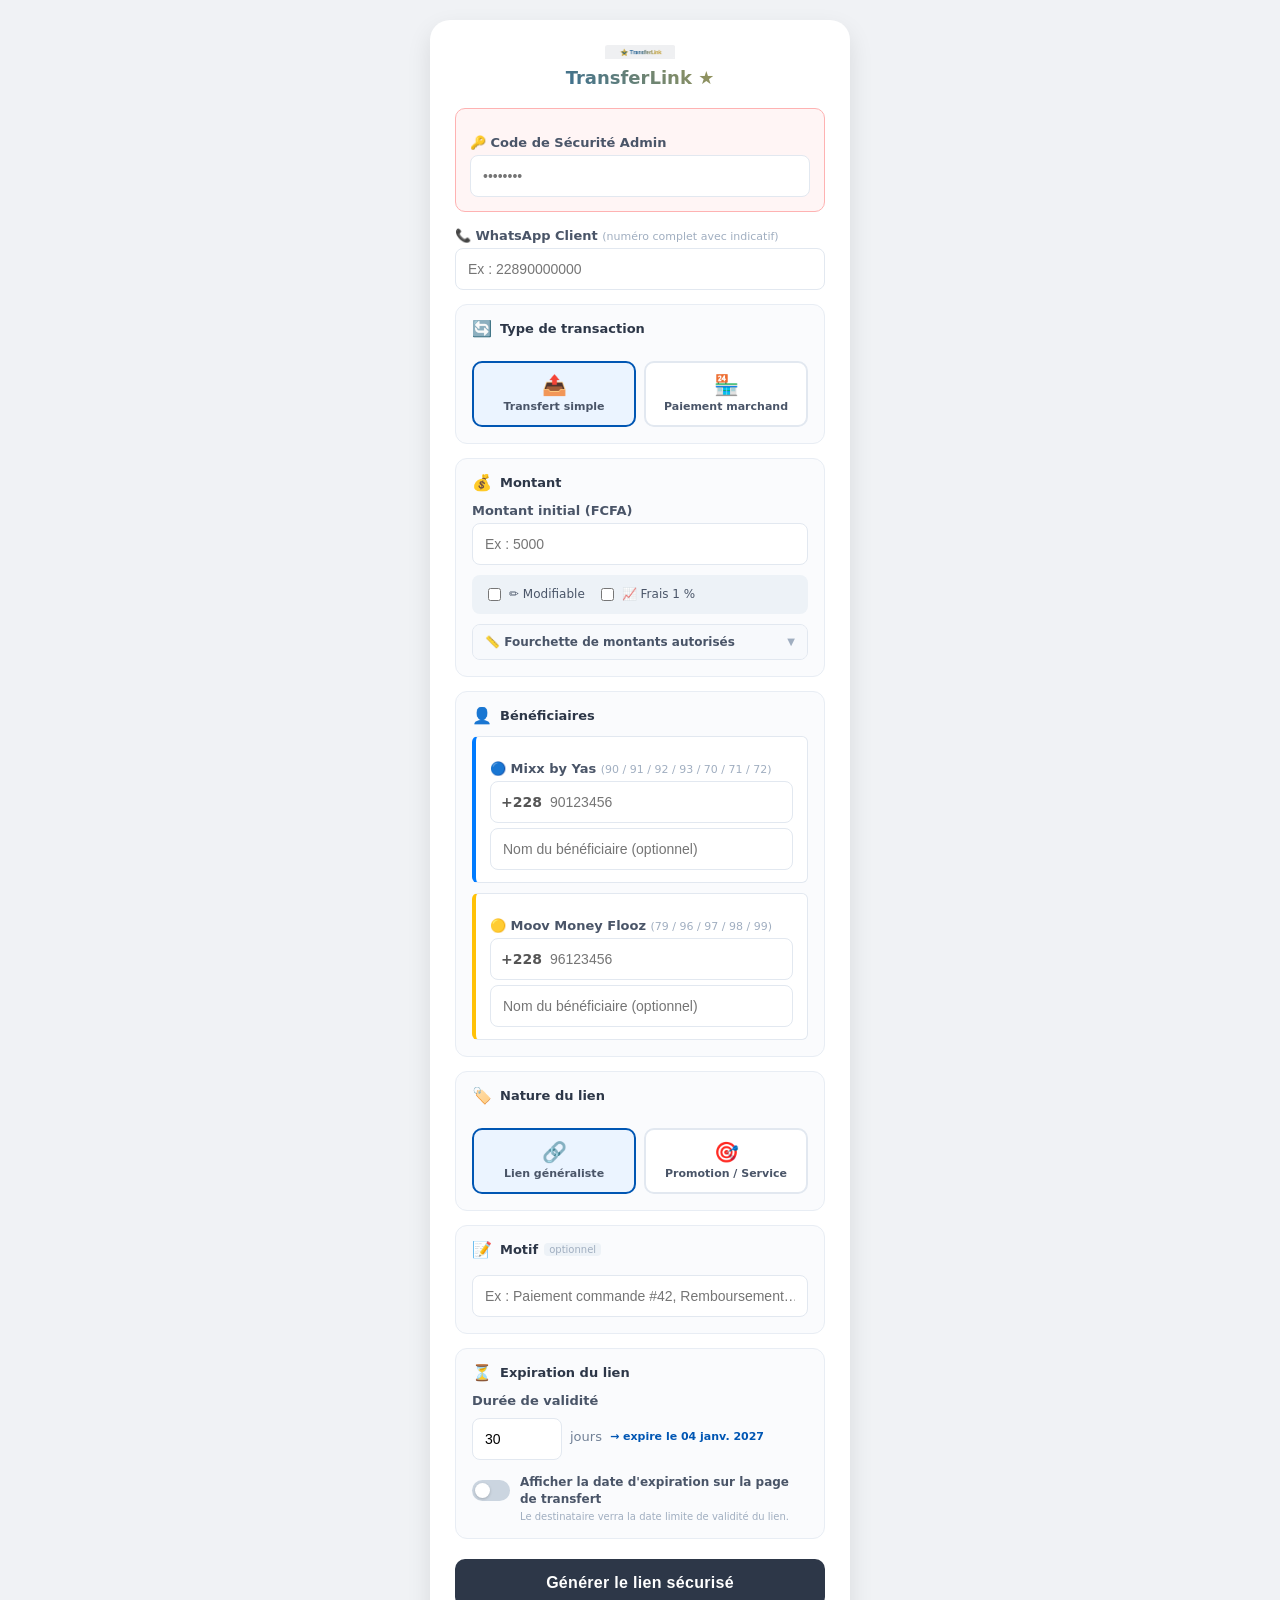
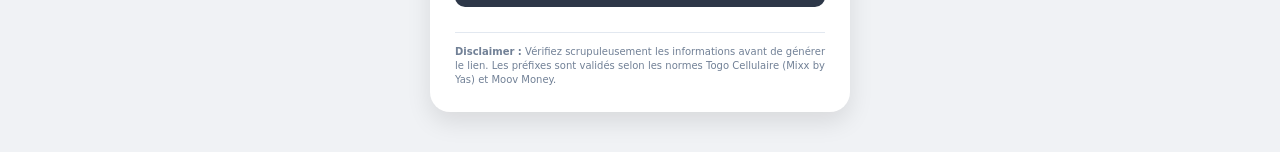
<file: index.html>
<!DOCTYPE html>
<html lang="fr">
<head>
  <meta charset="UTF-8">
  <meta name="viewport" content="width=device-width, initial-scale=1.0">
  <title>TransferLink — Admin</title>
  <link rel="preconnect" href="https://fonts.googleapis.com">
  <link href="https://fonts.googleapis.com/css2?family=DM+Sans:wght@400;500;600;700&family=Space+Mono:wght@400;700&display=swap" rel="stylesheet">
  <link rel="stylesheet" href="css/shared.css">
  <link rel="stylesheet" href="css/index.css">
</head>
<body>

<div class="card">

  <!-- Logo -->
  <div class="logo-container">
    <img src="/img/mtl.png" alt="Money TransferLink" class="logo-img">
    <span class="logo-text">TransferLink ★</span>
  </div>

  <!-- Auth -->
  <div class="auth-zone">
    <label for="adminPass">🔑 Code de Sécurité Admin</label>
    <input type="password" id="adminPass" placeholder="••••••••" autocomplete="current-password">
  </div>

  <!-- Client -->
  <label for="numClient">📞 WhatsApp Client <span class="label-hint">(numéro complet avec indicatif)</span></label>
  <input type="tel" id="numClient" placeholder="Ex : 22890000000" inputmode="numeric">

  <!-- SECTION 1 — Type de transaction -->
  <div class="config-section">
    <div class="section-header">
      <span class="section-icon">🔄</span>
      <span class="section-title">Type de transaction</span>
    </div>
    <div class="radio-group" id="transactionTypeGroup">
      <label class="radio-card active" id="rc-simple">
        <input type="radio" name="transactionType" value="transfert" checked>
        <span class="radio-icon">📤</span>
        <span class="radio-label">Transfert simple</span>
      </label>
      <label class="radio-card" id="rc-marchand">
        <input type="radio" name="transactionType" value="marchand">
        <span class="radio-icon">🏪</span>
        <span class="radio-label">Paiement marchand</span>
      </label>
    </div>
    <div class="marchand-zone" id="marchandZone" style="display:none;">
      <div class="marchand-notice">
        <span>ℹ️</span>
        <span>Les codes USSD marchand seront configurés dans cette zone.</span>
      </div>
    </div>
  </div>

  <!-- SECTION 2 — Montant -->
  <div class="config-section">
    <div class="section-header">
      <span class="section-icon">💰</span>
      <span class="section-title">Montant</span>
    </div>

    <label for="montant">Montant initial (FCFA)</label>
    <input type="number" id="montant" placeholder="Ex : 5000" min="100" max="505000">

    <div class="options-zone">
      <label>
        <input type="checkbox" id="allowEdit"> ✏️ Modifiable
      </label>
      <label>
        <input type="checkbox" id="addFrais"> 📈 Frais 1 %
      </label>
    </div>

    <!-- Fourchette de montants -->
    <div class="toggle-block">
      <div class="toggle-header" id="rangeToggleBtn">
        <span>📏 Fourchette de montants autorisés</span>
        <span class="toggle-arrow" id="rangeArrow">▼</span>
      </div>
      <div class="toggle-body" id="rangeBody" style="display:none;">
        <div class="range-row">
          <div class="range-field">
            <label for="minMontant">Min (FCFA)</label>
            <input type="number" id="minMontant" placeholder="100" min="100" max="505000">
          </div>
          <div class="range-sep">—</div>
          <div class="range-field">
            <label for="maxMontant">Max (FCFA)</label>
            <input type="number" id="maxMontant" placeholder="200000" min="100" max="505000">
          </div>
        </div>
        <p class="range-hint">Plage autorisée : 100 FCFA — 505 000 FCFA</p>
      </div>
    </div>
  </div>

  <!-- SECTION 3 — Bénéficiaires -->
  <div class="config-section">
    <div class="section-header">
      <span class="section-icon">👤</span>
      <span class="section-title">Bénéficiaires</span>
    </div>

    <div class="net-section tmoney">
      <label>🔵 Mixx by Yas <span class="label-hint">(90 / 91 / 92 / 93 / 70 / 71 / 72)</span></label>
      <div class="phone-input">
        <span class="prefix">+228</span>
        <input type="tel" id="n1" placeholder="90123456" inputmode="numeric" maxlength="8">
      </div>
      <span class="error-hint" id="hint-n1"></span>
      <input type="text" id="id1" placeholder="Nom du bénéficiaire (optionnel)">
    </div>

    <div class="net-section flooz">
      <label>🟡 Moov Money Flooz <span class="label-hint">(79 / 96 / 97 / 98 / 99)</span></label>
      <div class="phone-input">
        <span class="prefix">+228</span>
        <input type="tel" id="n2" placeholder="96123456" inputmode="numeric" maxlength="8">
      </div>
      <span class="error-hint" id="hint-n2"></span>
      <input type="text" id="id2" placeholder="Nom du bénéficiaire (optionnel)">
    </div>
  </div>

  <!-- SECTION 4 — Nature du lien -->
  <div class="config-section">
    <div class="section-header">
      <span class="section-icon">🏷️</span>
      <span class="section-title">Nature du lien</span>
    </div>
    <div class="radio-group" id="linkNatureGroup">
      <label class="radio-card active" id="rc-general">
        <input type="radio" name="linkNature" value="general" checked>
        <span class="radio-icon">🔗</span>
        <span class="radio-label">Lien généraliste</span>
      </label>
      <label class="radio-card" id="rc-promo">
        <input type="radio" name="linkNature" value="promo">
        <span class="radio-icon">🎯</span>
        <span class="radio-label">Promotion / Service</span>
      </label>
    </div>
    <div id="promoDetailsZone" style="display:none; margin-top:12px;">
      <label for="promoLabel">Nom du produit / service</label>
      <input type="text" id="promoLabel" placeholder="Ex : Offre Ramadan, Pack Internet 10Go…">
      <label for="promoDescription">Description courte <span class="label-hint">(optionnel)</span></label>
      <input type="text" id="promoDescription" placeholder="Ex : Valable jusqu'au 30 avril 2025">
    </div>
  </div>

  <!-- SECTION 5 — Motif du transfert -->
  <div class="config-section">
    <div class="section-header">
      <span class="section-icon">📝</span>
      <span class="section-title">Motif <span class="optional-badge">optionnel</span></span>
    </div>
    <input type="text" id="motive" placeholder="Ex : Paiement commande #42, Remboursement…">
  </div>

  <!-- SECTION 6 — Expiration du lien -->
  <div class="config-section">
    <div class="section-header">
      <span class="section-icon">⏳</span>
      <span class="section-title">Expiration du lien</span>
    </div>

    <label for="expiryDays">Durée de validité</label>
    <div class="expiry-input-row">
      <input type="number" id="expiryDays" value="30" min="1" max="365" placeholder="30">
      <span class="expiry-unit">jours</span>
      <span class="expiry-preview" id="expiryPreview"></span>
    </div>

    <div class="switch-row">
      <label class="switch-label">
        <input type="checkbox" id="showExpiry" class="switch-input">
        <span class="switch-track"></span>
        <span class="switch-text">Afficher la date d'expiration sur la page de transfert</span>
      </label>
      <p class="switch-hint">Le destinataire verra la date limite de validité du lien.</p>
    </div>
  </div>

  <!-- Bouton -->
  <button class="btn-generate" id="btn-generer">Générer le lien sécurisé</button>

  <!-- Résultat -->
  <div id="result">
    <p id="resume"></p>
    <div id="waArea"></div>
  </div>

  <div class="disclaimer">
    <b>Disclaimer :</b> Vérifiez scrupuleusement les informations avant de générer le lien.
    Les préfixes sont validés selon les normes Togo Cellulaire (Mixx by Yas) et Moov Money.
  </div>

</div>

<script src="js/shared.js"></script>
<script src="js/index.js"></script>
</body>
</html>
</file>
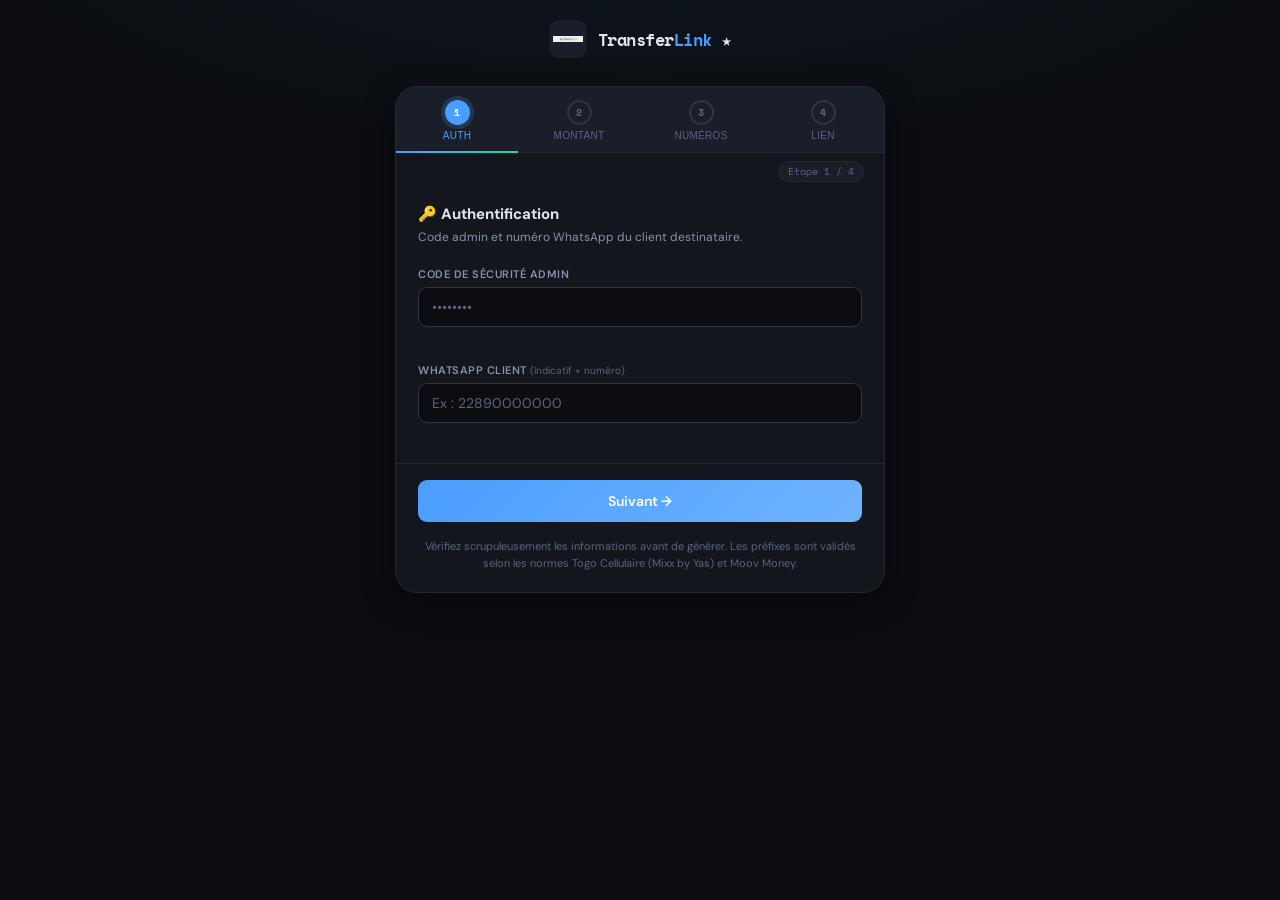
<file: index-4.html>
<!DOCTYPE html>
<html lang="fr">
<head>
  <meta charset="UTF-8">
  <meta name="viewport" content="width=device-width, initial-scale=1.0">
  <title>TransferLink — Admin</title>
  <link rel="preconnect" href="https://fonts.googleapis.com">
  <link href="https://fonts.googleapis.com/css2?family=DM+Sans:ital,opsz,wght@0,9..40,400;0,9..40,500;0,9..40,600;0,9..40,700;1,9..40,400&family=Space+Mono:wght@400;700&display=swap" rel="stylesheet">
<style>
/* ─── RESET & BASE ─────────────────────────────── */
*, *::before, *::after { box-sizing: border-box; margin: 0; padding: 0; }

:root {
  --bg:        #0b0d11;
  --surface:   #13161d;
  --surface2:  #1a1e28;
  --border:    #232736;
  --border2:   #2e3348;
  --text:      #e2e5ef;
  --muted:     #5c6480;
  --muted2:    #8892b0;
  --accent:    #4a9eff;
  --accent-dim:#1a3d6e;
  --green:     #1fd6a0;
  --green-dim: #0a3325;
  --warn:      #f0a340;
  --warn-dim:  #3a2610;
  --danger:    #ef5050;
  --mixx:      #2979ff;
  --mixx-bg:   #0d1f4a;
  --flooz:     #f5a623;
  --flooz-bg:  #3a2400;
  --r:         14px;
  --r-sm:      9px;
  --shadow:    0 8px 32px rgba(0,0,0,.45);
}

html { font-size: 15px; }

body {
  font-family: 'DM Sans', sans-serif;
  background: var(--bg);
  color: var(--text);
  min-height: 100vh;
  display: flex;
  flex-direction: column;
  align-items: center;
  padding: 20px 14px 60px;
  background-image:
    radial-gradient(ellipse 80% 40% at 50% -10%, rgba(74,158,255,.07) 0%, transparent 70%);
}

/* ─── HEADER ───────────────────────────────────── */
.header {
  display: flex;
  align-items: center;
  gap: 11px;
  margin-bottom: 28px;
  animation: fadeDown .5s ease both;
}
.logo-img {
  width: 38px; height: 38px;
  border-radius: 10px;
  object-fit: contain;
  background: var(--surface2);
  padding: 4px;
}
.logo-text {
  font-family: 'Space Mono', monospace;
  font-size: 17px;
  font-weight: 700;
  letter-spacing: -.5px;
}
.logo-text em { color: var(--accent); font-style: normal; }

/* ─── CARD ─────────────────────────────────────── */
.card {
  width: 100%;
  max-width: 490px;
  background: var(--surface);
  border: 1px solid var(--border);
  border-radius: 22px;
  box-shadow: var(--shadow);
  overflow: hidden;
  animation: fadeUp .45s ease both .05s;
}

/* ─── STEPPER HEADER ───────────────────────────── */
.stepper {
  display: flex;
  border-bottom: 1px solid var(--border);
  position: relative;
  background: var(--surface2);
}
.stepper::after {
  content: '';
  position: absolute;
  bottom: -1px; left: 0;
  height: 2px;
  background: linear-gradient(90deg, var(--accent), var(--green));
  width: var(--prog, 25%);
  transition: width .4s cubic-bezier(.4,0,.2,1);
}
.s-btn {
  flex: 1;
  padding: 13px 4px 11px;
  background: none;
  border: none;
  cursor: default;
  display: flex;
  flex-direction: column;
  align-items: center;
  gap: 5px;
  transition: background .15s;
}
.s-btn.clickable { cursor: pointer; }
.s-btn.clickable:hover { background: rgba(255,255,255,.03); }
.s-dot {
  width: 25px; height: 25px;
  border-radius: 50%;
  border: 2px solid var(--border2);
  display: flex; align-items: center; justify-content: center;
  font-family: 'Space Mono', monospace;
  font-size: 10px;
  font-weight: 700;
  color: var(--muted);
  transition: all .3s;
}
.s-btn.active .s-dot {
  border-color: var(--accent);
  background: var(--accent);
  color: #fff;
  box-shadow: 0 0 0 4px rgba(74,158,255,.18);
}
.s-btn.done .s-dot {
  border-color: var(--green);
  background: var(--green);
  color: #0b0d11;
}
.s-label {
  font-size: 10px;
  color: var(--muted);
  font-weight: 500;
  letter-spacing: .3px;
  text-transform: uppercase;
}
.s-btn.active .s-label { color: var(--accent); }
.s-btn.done  .s-label { color: var(--green); }

/* ─── STEP COUNTER PILL ────────────────────────── */
.step-pill {
  display: flex;
  align-items: center;
  justify-content: flex-end;
  padding: 8px 20px 0;
}
.step-pill span {
  font-family: 'Space Mono', monospace;
  font-size: 10px;
  color: var(--muted);
  background: var(--surface2);
  border: 1px solid var(--border);
  padding: 2px 9px;
  border-radius: 99px;
}

/* ─── PANELS ───────────────────────────────────── */
.panel {
  display: none;
  padding: 22px 22px 4px;
  animation: fadeIn .28s ease both;
}
.panel.active { display: block; }

.panel-title {
  font-size: 15px;
  font-weight: 700;
  margin-bottom: 4px;
  display: flex;
  align-items: center;
  gap: 7px;
}
.panel-sub {
  font-size: 12px;
  color: var(--muted2);
  margin-bottom: 20px;
  line-height: 1.55;
}

/* ─── FORM ELEMENTS ────────────────────────────── */
.field { margin-bottom: 16px; }
label, .field-label {
  display: block;
  font-size: 11px;
  font-weight: 600;
  color: var(--muted2);
  margin-bottom: 6px;
  text-transform: uppercase;
  letter-spacing: .5px;
}
.label-hint {
  font-size: 10px;
  color: var(--muted);
  font-weight: 400;
  text-transform: none;
  letter-spacing: 0;
}

input[type=text],
input[type=password],
input[type=number],
input[type=tel],
select {
  width: 100%;
  background: var(--bg);
  border: 1px solid var(--border2);
  border-radius: var(--r-sm);
  color: var(--text);
  font-family: 'DM Sans', sans-serif;
  font-size: 14px;
  padding: 10px 13px;
  outline: none;
  transition: border-color .2s, box-shadow .2s;
  -webkit-appearance: none;
}
input:focus, select:focus {
  border-color: var(--accent);
  box-shadow: 0 0 0 3px rgba(74,158,255,.12);
}
input.error {
  border-color: var(--danger);
  box-shadow: 0 0 0 3px rgba(239,80,80,.12);
}
input::placeholder { color: var(--muted); }

.error-hint {
  display: block;
  font-size: 11px;
  color: var(--danger);
  margin-top: 4px;
  min-height: 16px;
}

/* ─── PHONE INPUT ──────────────────────────────── */
.phone-wrap {
  display: flex;
  gap: 7px;
  align-items: center;
}
.prefix {
  background: var(--surface2);
  border: 1px solid var(--border2);
  border-radius: var(--r-sm);
  padding: 10px 11px;
  font-size: 12px;
  font-family: 'Space Mono', monospace;
  color: var(--muted2);
  white-space: nowrap;
  flex-shrink: 0;
}
.phone-wrap input { flex: 1; }

/* ─── RADIO CARDS ──────────────────────────────── */
.radio-cards {
  display: flex;
  gap: 9px;
  margin-bottom: 16px;
}
.radio-card { flex: 1; cursor: pointer; }
.radio-card input { display: none; }
.radio-face {
  display: flex;
  flex-direction: column;
  align-items: center;
  gap: 6px;
  padding: 13px 8px;
  background: var(--bg);
  border: 1.5px solid var(--border2);
  border-radius: var(--r-sm);
  font-size: 12px;
  font-weight: 500;
  text-align: center;
  color: var(--muted2);
  transition: all .2s;
}
.radio-face .icon { font-size: 19px; }
.radio-card input:checked + .radio-face {
  border-color: var(--accent);
  background: var(--accent-dim);
  color: var(--accent);
}

/* ─── OPERATOR ROWS ────────────────────────────── */
.op-row {
  border: 1px solid var(--border2);
  border-radius: var(--r);
  overflow: hidden;
  margin-bottom: 12px;
}
.op-head {
  display: flex;
  align-items: center;
  gap: 10px;
  padding: 11px 13px;
  background: var(--surface2);
}
.op-badge {
  width: 30px; height: 30px;
  border-radius: 8px;
  display: flex; align-items: center; justify-content: center;
  font-size: 13px;
  flex-shrink: 0;
}
.op-badge.mixx { background: var(--mixx-bg); }
.op-badge.flooz { background: var(--flooz-bg); }
.op-name { font-size: 12px; font-weight: 600; }
.op-hint { font-size: 10px; color: var(--muted); }
.op-body { padding: 10px 13px 13px; background: var(--bg); display: flex; flex-direction: column; gap: 8px; }

/* ─── CHECKBOXES ───────────────────────────────── */
.check-row {
  display: flex;
  gap: 10px;
  flex-wrap: wrap;
  margin-bottom: 14px;
}
.check-pill {
  display: flex;
  align-items: center;
  gap: 7px;
  background: var(--bg);
  border: 1px solid var(--border2);
  border-radius: 99px;
  padding: 7px 14px;
  cursor: pointer;
  font-size: 12px;
  font-weight: 500;
  color: var(--muted2);
  transition: all .2s;
  user-select: none;
}
.check-pill input { display: none; }
.check-pill.on {
  border-color: var(--green);
  background: var(--green-dim);
  color: var(--green);
}

/* ─── COLLAPSIBLE ──────────────────────────────── */
.collapsible {
  border: 1px solid var(--border2);
  border-radius: var(--r-sm);
  overflow: hidden;
  margin-bottom: 16px;
}
.collapsible-head {
  display: flex;
  align-items: center;
  justify-content: space-between;
  padding: 10px 13px;
  background: var(--surface2);
  cursor: pointer;
  font-size: 12px;
  font-weight: 600;
  color: var(--muted2);
  user-select: none;
}
.collapsible-head:hover { background: var(--border); }
.caret { transition: transform .25s; font-style: normal; font-size: 10px; }
.caret.open { transform: rotate(180deg); }
.collapsible-body {
  display: none;
  padding: 12px 13px;
  background: var(--bg);
}
.collapsible-body.open { display: block; }
.range-row { display: flex; gap: 8px; align-items: center; }
.range-row input { flex: 1; }
.range-sep { color: var(--muted); font-size: 13px; }
.range-hint { font-size: 11px; color: var(--muted); margin-top: 8px; text-align: center; }

/* ─── FEES DISPLAY ─────────────────────────────── */
.fees-row {
  display: none;
  background: var(--surface2);
  border: 1px solid var(--border2);
  border-radius: var(--r-sm);
  padding: 11px 14px;
  margin-top: -6px;
  margin-bottom: 14px;
  gap: 0;
}
.fees-row.show { display: flex; justify-content: space-between; }
.fee-item { text-align: center; }
.fee-label { font-size: 10px; color: var(--muted); text-transform: uppercase; letter-spacing: .4px; }
.fee-val {
  font-family: 'Space Mono', monospace;
  font-size: 13px;
  font-weight: 700;
  margin-top: 2px;
}
.fee-val.warn  { color: var(--warn); }
.fee-val.green { color: var(--green); }

/* ─── EXPIRY ROW ───────────────────────────────── */
.expiry-row {
  display: flex;
  gap: 8px;
  align-items: center;
  margin-bottom: 14px;
}
.expiry-row input { width: 90px; flex-shrink: 0; }
.expiry-unit { font-size: 12px; color: var(--muted2); }
.expiry-preview {
  font-size: 11px;
  color: var(--accent);
  font-family: 'Space Mono', monospace;
  margin-left: auto;
}

/* ─── TOGGLE SWITCH ────────────────────────────── */
.switch-row { display: flex; flex-direction: column; gap: 5px; margin-bottom: 16px; }
.switch-label {
  display: flex;
  align-items: center;
  gap: 10px;
  cursor: pointer;
  font-size: 12px;
  font-weight: 500;
  color: var(--text);
  text-transform: none;
  letter-spacing: 0;
  margin-bottom: 0;
}
.switch-input { display: none; }
.switch-track {
  width: 38px; height: 21px;
  background: var(--border2);
  border-radius: 99px;
  position: relative;
  flex-shrink: 0;
  transition: background .2s;
}
.switch-track::after {
  content: '';
  position: absolute;
  top: 3px; left: 3px;
  width: 15px; height: 15px;
  background: white;
  border-radius: 50%;
  transition: transform .2s;
}
.switch-input:checked + .switch-track { background: var(--green); }
.switch-input:checked + .switch-track::after { transform: translateX(17px); }
.switch-hint { font-size: 11px; color: var(--muted); line-height: 1.5; margin-left: 48px; text-transform: none; letter-spacing: 0; }

/* ─── MARCHAND NOTICE ──────────────────────────── */
.marchand-notice {
  display: flex;
  gap: 8px;
  background: var(--warn-dim);
  border: 1px solid rgba(240,163,64,.2);
  border-radius: var(--r-sm);
  padding: 10px 13px;
  font-size: 12px;
  color: var(--warn);
  line-height: 1.5;
  margin-top: 10px;
}

/* ─── ACTIONS BAR ──────────────────────────────── */
.actions {
  display: flex;
  gap: 9px;
  padding: 16px 22px;
  border-top: 1px solid var(--border);
}
.btn {
  flex: 1;
  padding: 12px;
  border-radius: var(--r-sm);
  font-family: 'DM Sans', sans-serif;
  font-size: 14px;
  font-weight: 600;
  border: none;
  cursor: pointer;
  transition: all .2s;
  display: flex;
  align-items: center;
  justify-content: center;
  gap: 7px;
}
.btn:disabled { opacity: .45; cursor: not-allowed; transform: none !important; }
.btn-back {
  background: var(--surface2);
  border: 1px solid var(--border2);
  color: var(--muted2);
  flex: 0 0 auto;
  padding: 12px 18px;
}
.btn-back:hover:not(:disabled) { border-color: var(--text); color: var(--text); }
.btn-next {
  background: linear-gradient(135deg, var(--accent) 0%, #6fb3ff 100%);
  color: #fff;
}
.btn-next:hover:not(:disabled) { opacity: .88; transform: translateY(-1px); }
.btn-generate {
  background: linear-gradient(135deg, var(--green) 0%, #15c490 100%);
  color: #0b0d11;
  font-weight: 700;
}
.btn-generate:hover:not(:disabled) { opacity: .88; transform: translateY(-1px); }
.btn-generate.loading { pointer-events: none; }
.spinner {
  width: 15px; height: 15px;
  border: 2px solid rgba(0,0,0,.2);
  border-top-color: #0b0d11;
  border-radius: 50%;
  animation: spin .7s linear infinite;
}

/* ─── RESULT BOX ───────────────────────────────── */
.result-box {
  display: none;
  margin: 0 22px 18px;
  padding: 16px;
  background: rgba(31,214,160,.06);
  border: 1px solid rgba(31,214,160,.3);
  border-radius: var(--r);
  animation: fadeIn .3s ease;
}
.result-box.show { display: block; }
.result-title {
  font-size: 12px;
  font-weight: 700;
  color: var(--green);
  text-transform: uppercase;
  letter-spacing: .5px;
  margin-bottom: 10px;
}
.result-link {
  font-family: 'Space Mono', monospace;
  font-size: 12px;
  color: var(--text);
  word-break: break-all;
  background: var(--bg);
  padding: 10px;
  border-radius: var(--r-sm);
  border: 1px solid var(--border2);
  margin-bottom: 10px;
  line-height: 1.5;
}
.result-actions { display: flex; gap: 8px; }
.btn-copy, .btn-wa {
  flex: 1;
  padding: 9px;
  border: none;
  border-radius: var(--r-sm);
  font-family: 'DM Sans', sans-serif;
  font-size: 12px;
  font-weight: 600;
  cursor: pointer;
  transition: all .2s;
}
.btn-copy { background: var(--surface2); border: 1px solid var(--border2); color: var(--text); }
.btn-copy:hover { border-color: var(--accent); color: var(--accent); }
.btn-wa { background: #25d366; color: #fff; }
.btn-wa:hover { opacity: .85; }

/* ─── DISCLAIMER ───────────────────────────────── */
.disclaimer {
  font-size: 11px;
  color: var(--muted);
  text-align: center;
  padding: 0 22px 20px;
  line-height: 1.55;
}

/* ─── ANIMATIONS ───────────────────────────────── */
@keyframes fadeDown  { from { opacity:0; transform:translateY(-10px); } to { opacity:1; transform:none; } }
@keyframes fadeUp    { from { opacity:0; transform:translateY(12px);  } to { opacity:1; transform:none; } }
@keyframes fadeIn    { from { opacity:0; transform:translateY(6px);   } to { opacity:1; transform:none; } }
@keyframes spin      { to   { transform: rotate(360deg); } }
</style>
</head>
<body>

<!-- HEADER -->
<div class="header">
  <img src="/img/mtl.png" alt="TransferLink" class="logo-img" onerror="this.style.display='none'">
  <div class="logo-text">Transfer<em>Link</em> ★</div>
</div>

<!-- CARD -->
<div class="card">

  <!-- STEPPER -->
  <div class="stepper" id="stepper" style="--prog:25%">
    <button class="s-btn active" data-step="1">
      <div class="s-dot">1</div>
      <span class="s-label">Auth</span>
    </button>
    <button class="s-btn" data-step="2">
      <div class="s-dot">2</div>
      <span class="s-label">Montant</span>
    </button>
    <button class="s-btn" data-step="3">
      <div class="s-dot">3</div>
      <span class="s-label">Numéros</span>
    </button>
    <button class="s-btn" data-step="4">
      <div class="s-dot">4</div>
      <span class="s-label">Lien</span>
    </button>
  </div>

  <div class="step-pill"><span id="stepLabel">Étape 1 / 4</span></div>

  <!-- ═══════════ PANEL 1 — AUTH + CLIENT ═══════════ -->
  <div class="panel active" id="panel1">
    <div class="panel-title">🔑 Authentification</div>
    <div class="panel-sub">Code admin et numéro WhatsApp du client destinataire.</div>

    <div class="field">
      <label for="adminPass">Code de sécurité admin</label>
      <input type="password" id="adminPass" placeholder="••••••••" autocomplete="current-password">
      <span class="error-hint" id="hint-pass"></span>
    </div>

    <div class="field">
      <label for="numClient">WhatsApp Client <span class="label-hint">(indicatif + numéro)</span></label>
      <input type="tel" id="numClient" placeholder="Ex : 22890000000" inputmode="numeric">
      <span class="error-hint" id="hint-client"></span>
    </div>
  </div>

  <!-- ═══════════ PANEL 2 — MONTANT ═══════════ -->
  <div class="panel" id="panel2">
    <div class="panel-title">💰 Transaction & Montant</div>
    <div class="panel-sub">Configurez le type, le montant et les options de paiement.</div>

    <div class="field-label">Type de transaction</div>
    <div class="radio-cards" id="txTypeGroup">
      <label class="radio-card">
        <input type="radio" name="txType" value="transfert" checked>
        <div class="radio-face"><span class="icon">📤</span>Transfert simple</div>
      </label>
      <label class="radio-card">
        <input type="radio" name="txType" value="marchand">
        <div class="radio-face"><span class="icon">🏪</span>Paiement marchand</div>
      </label>
    </div>
    <div id="marchandZone" style="display:none">
      <div class="marchand-notice">
        <span>ℹ️</span>
        <span>Les codes USSD marchand seront configurés dans cette zone.</span>
      </div>
      <br>
    </div>

    <div class="field">
      <label for="montant">Montant initial (FCFA)</label>
      <input type="number" id="montant" placeholder="Ex : 5 000" min="100" max="505000" inputmode="numeric">
      <span class="error-hint" id="hint-montant"></span>
    </div>

    <div class="fees-row" id="feesRow">
      <div class="fee-item"><div class="fee-label">Montant</div><div class="fee-val" id="fBase">—</div></div>
      <div class="fee-item"><div class="fee-label">Frais 1%</div><div class="fee-val warn" id="fFees">—</div></div>
      <div class="fee-item"><div class="fee-label">Total</div><div class="fee-val green" id="fTotal">—</div></div>
    </div>

    <div class="check-row">
      <label class="check-pill" id="pill-edit">
        <input type="checkbox" id="allowEdit"> ✏️ Montant modifiable
      </label>
      <label class="check-pill" id="pill-frais">
        <input type="checkbox" id="addFrais"> 📈 Ajouter frais 1%
      </label>
    </div>

    <div class="collapsible" id="rangeBlock">
      <div class="collapsible-head" id="rangeToggle">
        <span>📏 Fourchette de montants autorisés</span>
        <i class="caret" id="rangeCaret">▼</i>
      </div>
      <div class="collapsible-body" id="rangeBody">
        <div class="range-row">
          <input type="number" id="minMontant" placeholder="Min (100)" min="100" max="505000">
          <span class="range-sep">—</span>
          <input type="number" id="maxMontant" placeholder="Max (505 000)" min="100" max="505000">
        </div>
        <p class="range-hint">Plage autorisée : 100 FCFA — 505 000 FCFA</p>
      </div>
    </div>
  </div>

  <!-- ═══════════ PANEL 3 — BÉNÉFICIAIRES ═══════════ -->
  <div class="panel" id="panel3">
    <div class="panel-title">👤 Bénéficiaires</div>
    <div class="panel-sub">Au moins un numéro requis. Préfixes validés selon les normes Togo.</div>

    <!-- Mixx by Yas -->
    <div class="op-row">
      <div class="op-head">
        <div class="op-badge mixx">🔵</div>
        <div>
          <div class="op-name" style="color:var(--mixx)">Mixx by Yas</div>
          <div class="op-hint">Préfixes : 90 · 91 · 92 · 93 · 70 · 71 · 72</div>
        </div>
      </div>
      <div class="op-body">
        <div class="phone-wrap">
          <span class="prefix">+228</span>
          <input type="tel" id="n1" placeholder="90123456" inputmode="numeric" maxlength="8">
        </div>
        <span class="error-hint" id="hint-n1"></span>
        <input type="text" id="id1" placeholder="Nom du bénéficiaire (optionnel)">
      </div>
    </div>

    <!-- Moov Flooz -->
    <div class="op-row">
      <div class="op-head">
        <div class="op-badge flooz">🟡</div>
        <div>
          <div class="op-name" style="color:var(--flooz)">Moov Money Flooz</div>
          <div class="op-hint">Préfixes : 79 · 96 · 97 · 98 · 99</div>
        </div>
      </div>
      <div class="op-body">
        <div class="phone-wrap">
          <span class="prefix">+228</span>
          <input type="tel" id="n2" placeholder="96123456" inputmode="numeric" maxlength="8">
        </div>
        <span class="error-hint" id="hint-n2"></span>
        <input type="text" id="id2" placeholder="Nom du bénéficiaire (optionnel)">
      </div>
    </div>
  </div>

  <!-- ═══════════ PANEL 4 — LIEN ═══════════ -->
  <div class="panel" id="panel4">
    <div class="panel-title">🏷️ Configuration du lien</div>
    <div class="panel-sub">Nature, motif et durée de validité.</div>

    <div class="field-label">Nature du lien</div>
    <div class="radio-cards" id="linkNatureGroup">
      <label class="radio-card">
        <input type="radio" name="linkNature" value="general" checked>
        <div class="radio-face"><span class="icon">🔗</span>Lien généraliste</div>
      </label>
      <label class="radio-card">
        <input type="radio" name="linkNature" value="promo">
        <div class="radio-face"><span class="icon">🎯</span>Promotion / Service</div>
      </label>
    </div>

    <div id="promoZone" style="display:none">
      <div class="field">
        <label for="promoLabel">Nom du produit / service</label>
        <input type="text" id="promoLabel" placeholder="Ex : Offre Ramadan, Pack Internet 10Go…">
      </div>
      <div class="field">
        <label for="promoDescription">Description courte <span class="label-hint">(optionnel)</span></label>
        <input type="text" id="promoDescription" placeholder="Ex : Valable jusqu'au 30 avril 2025">
      </div>
    </div>

    <div class="field">
      <label for="motive">Motif du transfert <span class="label-hint">(optionnel)</span></label>
      <input type="text" id="motive" placeholder="Ex : Paiement commande #42…">
    </div>

    <div class="field">
      <label for="expiryDays">Durée de validité</label>
      <div class="expiry-row">
        <input type="number" id="expiryDays" value="30" min="1" max="365" inputmode="numeric">
        <span class="expiry-unit">jours</span>
        <span class="expiry-preview" id="expiryPreview"></span>
      </div>
    </div>

    <div class="switch-row">
      <label class="switch-label">
        <input type="checkbox" id="showExpiry" class="switch-input">
        <span class="switch-track"></span>
        <span class="switch-text">Afficher la date d'expiration sur la page de transfert</span>
      </label>
      <p class="switch-hint">Le destinataire verra la date limite de validité du lien.</p>
    </div>
  </div>

  <!-- RESULT -->
  <div class="result-box" id="resultBox">
    <div class="result-title">✅ Lien généré avec succès</div>
    <div class="result-link" id="generatedLink">—</div>
    <div class="result-actions">
      <button class="btn-copy" id="btnCopy" onclick="copyLink()">📋 Copier</button>
      <button class="btn-wa" id="btnWa" onclick="sendWa()">💬 Envoyer WhatsApp</button>
    </div>
  </div>

  <!-- ACTIONS -->
  <div class="actions">
    <button class="btn btn-back" id="btnBack">← Retour</button>
    <button class="btn btn-next" id="btnNext">Suivant →</button>
    <button class="btn btn-generate" id="btnGenerate" style="display:none">⚡ Générer le lien</button>
  </div>

  <p class="disclaimer">
    Vérifiez scrupuleusement les informations avant de générer.
    Les préfixes sont validés selon les normes Togo Cellulaire (Mixx by Yas) et Moov Money.
  </p>

</div>

<script>
/* ══════════════════════════════════════
   CONFIG
══════════════════════════════════════ */
const MIXX_PREFIXES  = ['90','91','92','93','70','71','72'];
const FLOOZ_PREFIXES = ['79','96','97','98','99'];
const MAX_AMOUNT     = 505000;
const MIN_AMOUNT     = 100;

let current = 1;
const TOTAL  = 4;
let generatedUrl = '';

/* ══════════════════════════════════════
   STEPPER RENDER
══════════════════════════════════════ */
function renderStepper() {
  document.querySelectorAll('.s-btn').forEach((btn, i) => {
    const n = i + 1;
    btn.classList.remove('active','done','clickable');
    if (n === current) btn.classList.add('active');
    else if (n < current) { btn.classList.add('done','clickable'); }
  });
  document.getElementById('stepper').style.setProperty('--prog', (current / TOTAL * 100) + '%');
  document.getElementById('stepLabel').textContent = `Étape ${current} / ${TOTAL}`;

  document.querySelectorAll('.panel').forEach((p,i) => p.classList.toggle('active', i+1 === current));

  const back = document.getElementById('btnBack');
  const next = document.getElementById('btnNext');
  const gen  = document.getElementById('btnGenerate');
  back.style.display = current > 1 ? 'flex' : 'none';
  next.style.display = current < TOTAL ? 'flex' : 'none';
  gen.style.display  = current === TOTAL ? 'flex' : 'none';

  // Hide result when navigating away from step 4
  if (current !== TOTAL) document.getElementById('resultBox').classList.remove('show');

  // Update expiry preview when landing on step 4
  if (current === TOTAL) updateExpiryPreview();
}

/* ══════════════════════════════════════
   STEPPER CLICK-BACK
══════════════════════════════════════ */
document.querySelectorAll('.s-btn').forEach(btn => {
  btn.addEventListener('click', () => {
    const n = parseInt(btn.dataset.step);
    if (n < current) { current = n; renderStepper(); }
  });
});

/* ══════════════════════════════════════
   VALIDATION PER STEP
══════════════════════════════════════ */
function clearError(id, hintId) {
  document.getElementById(id)?.classList.remove('error');
  if (hintId) { const h = document.getElementById(hintId); if(h) h.textContent = ''; }
}
function setError(id, hintId, msg) {
  document.getElementById(id)?.classList.add('error');
  if (hintId) { const h = document.getElementById(hintId); if(h) h.textContent = msg; }
}

function validateStep1() {
  let ok = true;
  clearError('adminPass','hint-pass');
  clearError('numClient','hint-client');

  const pass = document.getElementById('adminPass').value.trim();
  if (!pass) { setError('adminPass','hint-pass','Code requis.'); ok = false; }

  const client = document.getElementById('numClient').value.trim();
  if (client && !/^\d{10,15}$/.test(client)) {
    setError('numClient','hint-client','Format invalide. Ex : 22890000000');
    ok = false;
  }
  return ok;
}

function validateStep2() {
  let ok = true;
  clearError('montant','hint-montant');
  const v = parseFloat(document.getElementById('montant').value);
  if (!v || isNaN(v)) {
    setError('montant','hint-montant','Saisissez un montant.');
    ok = false;
  } else if (v < MIN_AMOUNT || v > MAX_AMOUNT) {
    setError('montant','hint-montant',`Montant entre ${MIN_AMOUNT.toLocaleString('fr')} et ${MAX_AMOUNT.toLocaleString('fr')} FCFA.`);
    ok = false;
  }
  return ok;
}

function validateStep3() {
  let ok = true;
  clearError('n1','hint-n1');
  clearError('n2','hint-n2');

  const n1 = document.getElementById('n1').value.trim();
  const n2 = document.getElementById('n2').value.trim();

  if (!n1 && !n2) {
    setError('n1','hint-n1','Au moins un numéro requis.');
    ok = false;
    return ok;
  }

  if (n1) {
    if (n1.length !== 8 || !/^\d+$/.test(n1)) {
      setError('n1','hint-n1','8 chiffres requis.'); ok = false;
    } else if (!MIXX_PREFIXES.includes(n1.slice(0,2))) {
      setError('n1','hint-n1',`Préfixe invalide. Attendus : ${MIXX_PREFIXES.join(', ')}.`); ok = false;
    }
  }
  if (n2) {
    if (n2.length !== 8 || !/^\d+$/.test(n2)) {
      setError('n2','hint-n2','8 chiffres requis.'); ok = false;
    } else if (!FLOOZ_PREFIXES.includes(n2.slice(0,2))) {
      setError('n2','hint-n2',`Préfixe invalide. Attendus : ${FLOOZ_PREFIXES.join(', ')}.`); ok = false;
    }
  }
  return ok;
}

function validateByStep(n) {
  if (n === 1) return validateStep1();
  if (n === 2) return validateStep2();
  if (n === 3) return validateStep3();
  return true;
}

/* ══════════════════════════════════════
   NAV BUTTONS
══════════════════════════════════════ */
document.getElementById('btnNext').addEventListener('click', () => {
  if (!validateByStep(current)) return;
  if (current < TOTAL) { current++; renderStepper(); window.scrollTo({top:0,behavior:'smooth'}); }
});
document.getElementById('btnBack').addEventListener('click', () => {
  if (current > 1) { current--; renderStepper(); window.scrollTo({top:0,behavior:'smooth'}); }
});

/* ══════════════════════════════════════
   FEES LIVE CALC
══════════════════════════════════════ */
function updateFees() {
  const v    = parseFloat(document.getElementById('montant').value) || 0;
  const show = document.getElementById('addFrais').checked && v > 0;
  const row  = document.getElementById('feesRow');
  if (show) {
    const fees  = Math.round(v * 0.01);
    const total = v + fees;
    document.getElementById('fBase').textContent  = v.toLocaleString('fr') + ' FCFA';
    document.getElementById('fFees').textContent  = fees.toLocaleString('fr') + ' FCFA';
    document.getElementById('fTotal').textContent = total.toLocaleString('fr') + ' FCFA';
    row.classList.add('show');
  } else {
    row.classList.remove('show');
  }
}
document.getElementById('montant').addEventListener('input', updateFees);
document.getElementById('addFrais').addEventListener('change', updateFees);

/* ══════════════════════════════════════
   CHECK PILLS TOGGLE
══════════════════════════════════════ */
['pill-edit','pill-frais'].forEach(id => {
  const pill = document.getElementById(id);
  const cb   = pill.querySelector('input');
  cb.addEventListener('change', () => {
    pill.classList.toggle('on', cb.checked);
    if (id === 'pill-frais') updateFees();
  });
});

/* ══════════════════════════════════════
   COLLAPSIBLE RANGE
══════════════════════════════════════ */
document.getElementById('rangeToggle').addEventListener('click', () => {
  const body  = document.getElementById('rangeBody');
  const caret = document.getElementById('rangeCaret');
  const open  = body.classList.toggle('open');
  caret.classList.toggle('open', open);
});

/* ══════════════════════════════════════
   TX TYPE
══════════════════════════════════════ */
document.querySelectorAll('input[name="txType"]').forEach(r => {
  r.addEventListener('change', () => {
    document.getElementById('marchandZone').style.display = r.value === 'marchand' && r.checked ? 'block' : 'none';
  });
});

/* ══════════════════════════════════════
   LINK NATURE
══════════════════════════════════════ */
document.querySelectorAll('input[name="linkNature"]').forEach(r => {
  r.addEventListener('change', () => {
    document.getElementById('promoZone').style.display = r.value === 'promo' && r.checked ? 'block' : 'none';
  });
});

/* ══════════════════════════════════════
   EXPIRY PREVIEW
══════════════════════════════════════ */
function updateExpiryPreview() {
  const days = parseInt(document.getElementById('expiryDays').value) || 0;
  const el   = document.getElementById('expiryPreview');
  if (days > 0) {
    const d = new Date();
    d.setDate(d.getDate() + days);
    el.textContent = '→ ' + d.toLocaleDateString('fr-TG', {day:'2-digit',month:'short',year:'numeric'});
  } else {
    el.textContent = '';
  }
}
document.getElementById('expiryDays').addEventListener('input', updateExpiryPreview);

/* ══════════════════════════════════════
   GENERATE
══════════════════════════════════════ */
document.getElementById('btnGenerate').addEventListener('click', generateLink);

async function generateLink() {
  const btn = document.getElementById('btnGenerate');

  // Collect payload (mirrors your existing index.js structure)
  const montant    = parseFloat(document.getElementById('montant').value);
  const addFrais   = document.getElementById('addFrais').checked;
  const allowEdit  = document.getElementById('allowEdit').checked;
  const n1         = document.getElementById('n1').value.trim();
  const n2         = document.getElementById('n2').value.trim();
  const txType     = document.querySelector('input[name="txType"]:checked').value;
  const linkNature = document.querySelector('input[name="linkNature"]:checked').value;
  const motive     = document.getElementById('motive').value.trim();
  const expiryDays = parseInt(document.getElementById('expiryDays').value) || 30;
  const showExpiry = document.getElementById('showExpiry').checked;
  const numClient  = document.getElementById('numClient').value.trim();
  const adminPass  = document.getElementById('adminPass').value.trim();
  const promoLabel = document.getElementById('promoLabel').value.trim();
  const promoDesc  = document.getElementById('promoDescription').value.trim();
  const minM       = document.getElementById('minMontant').value;
  const maxM       = document.getElementById('maxMontant').value;

  const payload = {
    adminPass,
    numClient,
    txType,
    montant,
    addFrais,
    allowEdit,
    minMontant: minM ? parseInt(minM) : null,
    maxMontant: maxM ? parseInt(maxM) : null,
    beneficiaires: {
      mixx:  n1 ? { numero: n1, nom: document.getElementById('id1').value.trim() } : null,
      flooz: n2 ? { numero: n2, nom: document.getElementById('id2').value.trim() } : null,
    },
    linkNature,
    promoLabel:  linkNature === 'promo' ? promoLabel : '',
    promoDesc:   linkNature === 'promo' ? promoDesc  : '',
    motive,
    expiryDays,
    showExpiry,
  };

  // Loading state
  btn.disabled = true;
  btn.innerHTML = '<div class="spinner"></div> Génération…';

  try {
    const res  = await fetch('/api/generate', {
      method: 'POST',
      headers: { 'Content-Type': 'application/json' },
      body: JSON.stringify(payload),
    });
    const data = await res.json();

    if (!res.ok || data.error) throw new Error(data.error || 'Erreur serveur');

    generatedUrl = data.url || data.link || '';
    document.getElementById('generatedLink').textContent = generatedUrl;
    document.getElementById('resultBox').classList.add('show');
    document.getElementById('resultBox').scrollIntoView({ behavior: 'smooth', block: 'nearest' });

  } catch (err) {
    alert('❌ ' + err.message);
  } finally {
    btn.disabled = false;
    btn.innerHTML = '⚡ Générer le lien';
  }
}

/* ══════════════════════════════════════
   COPY & WHATSAPP
══════════════════════════════════════ */
function copyLink() {
  if (!generatedUrl) return;
  navigator.clipboard.writeText(generatedUrl).catch(() => {
    const ta = document.createElement('textarea');
    ta.value = generatedUrl;
    document.body.appendChild(ta);
    ta.select(); document.execCommand('copy');
    document.body.removeChild(ta);
  });
  const btn = document.getElementById('btnCopy');
  btn.textContent = '✅ Copié !';
  setTimeout(() => btn.textContent = '📋 Copier', 2200);
}

function sendWa() {
  if (!generatedUrl) return;
  const client = document.getElementById('numClient').value.trim();
  const msg    = encodeURIComponent(`Voici votre lien de paiement TransferLink :\n${generatedUrl}`);
  const num    = client.replace(/\D/g,'');
  window.open(`https://wa.me/${num || ''}?text=${msg}`, '_blank');
}

/* ══════════════════════════════════════
   INIT
══════════════════════════════════════ */
renderStepper();
updateExpiryPreview();
</script>
</body>
</html>
</file>
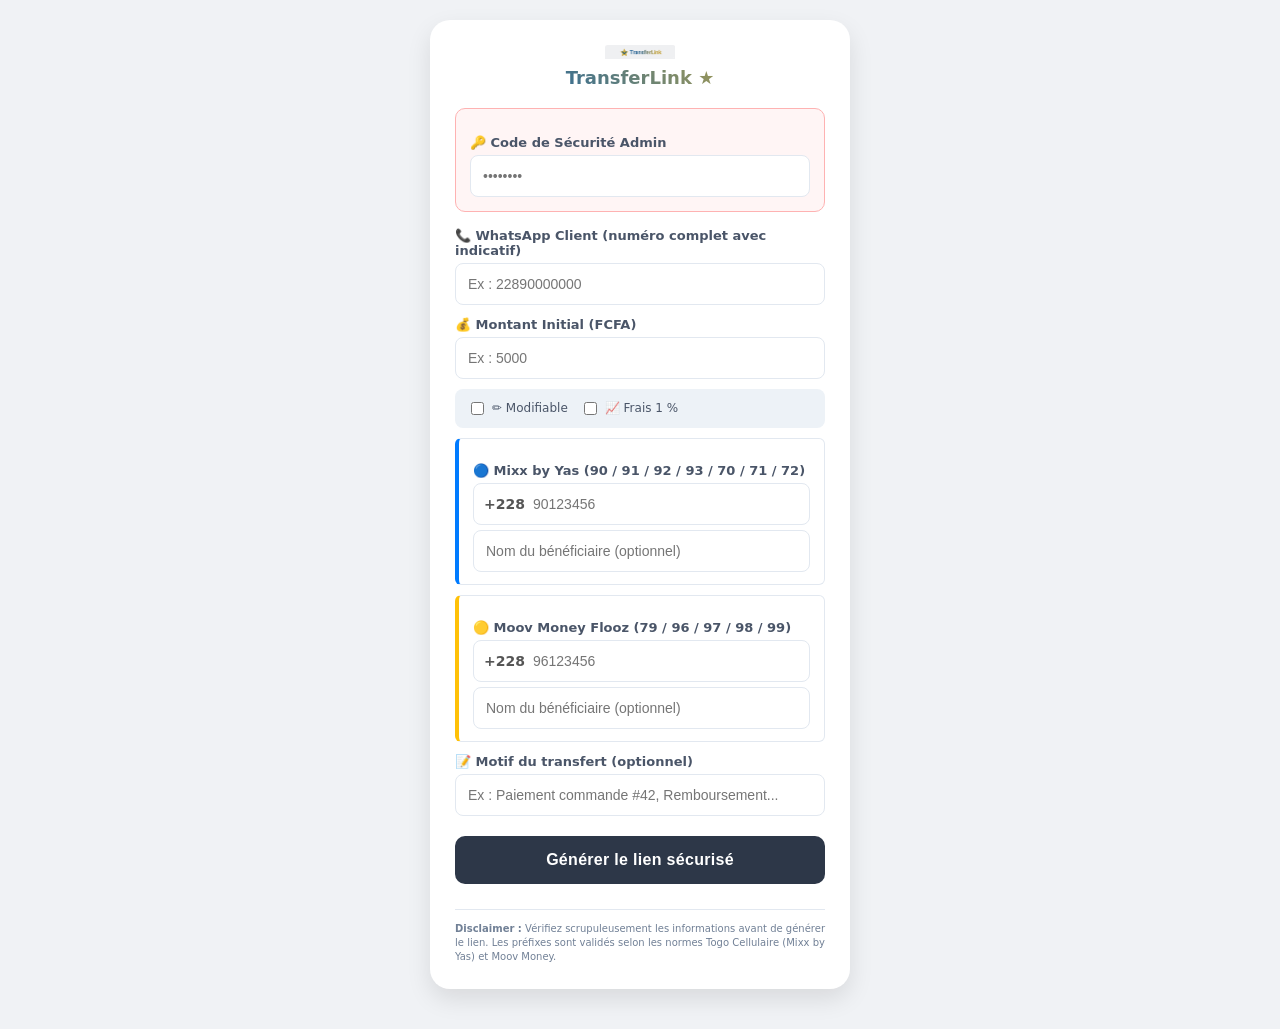
<file: indexo.html>
<!DOCTYPE html>
<html lang="fr">
<head>
  <meta charset="UTF-8">
  <meta name="viewport" content="width=device-width, initial-scale=1.0">
  <title>TransferLink — Admin</title>
  <link rel="stylesheet" href="css/shared.css">
  <link rel="stylesheet" href="css/index.css">
</head>
<body>

<div class="card">

  <!-- Logo -->
  <div class="logo-container">
    <img src="/img/mtl.png" alt="Money TransferLink" class="logo-img">
    <span class="logo-text">TransferLink ★</span>
  </div>

  <!-- Auth -->
  <div class="auth-zone">
    <label for="adminPass">🔑 Code de Sécurité Admin</label>
    <input type="password" id="adminPass" placeholder="••••••••" autocomplete="current-password">
  </div>

  <!-- Client -->
  <label for="numClient">📞 WhatsApp Client (numéro complet avec indicatif)</label>
  <input type="tel" id="numClient" placeholder="Ex : 22890000000" inputmode="numeric">

  <!-- Montant -->
  <label for="montant">💰 Montant Initial (FCFA)</label>
  <input type="number" id="montant" placeholder="Ex : 5000" min="1">

  <!-- Options -->
  <div class="options-zone">
    <label>
      <input type="checkbox" id="allowEdit"> ✏️ Modifiable
    </label>
    <label>
      <input type="checkbox" id="addFrais"> 📈 Frais 1 %
    </label>
  </div>

  <!-- Mixx by Yas -->
  <div class="net-section tmoney">
    <label>🔵 Mixx by Yas (90 / 91 / 92 / 93 / 70 / 71 / 72)</label>
    <div class="phone-input">
      <span class="prefix">+228</span>
      <input
        type="tel"
        id="n1"
        placeholder="90123456"
        inputmode="numeric"
        maxlength="8"
      >
    </div>
    <span class="error-hint" id="hint-n1"></span>
    <input type="text" id="id1" placeholder="Nom du bénéficiaire (optionnel)">
  </div>

  <!-- Moov Money Flooz -->
  <div class="net-section flooz">
    <label>🟡 Moov Money Flooz (79 / 96 / 97 / 98 / 99)</label>
    <div class="phone-input">
      <span class="prefix">+228</span>
      <input
        type="tel"
        id="n2"
        placeholder="96123456"
        inputmode="numeric"
        maxlength="8"
      >
    </div>
    <span class="error-hint" id="hint-n2"></span>
    <input type="text" id="id2" placeholder="Nom du bénéficiaire (optionnel)">
  </div>
  
  <!-- Motif du transfert (optionnel) -->
  <div class="motif-section">
    <label for="motive">📝 Motif du transfert (optionnel)</label>
    <input type="text" id="motive" placeholder="Ex : Paiement commande #42, Remboursement...">
  </div>
  
  <!-- Bouton -->
  <button class="btn-generate" id="btn-generer">Générer le lien sécurisé</button>

  <!-- Résultat -->
  <div id="result">
    <p id="resume"></p>
    <div id="waArea"></div>
  </div>

  <div class="disclaimer">
    <b>Disclaimer :</b> Vérifiez scrupuleusement les informations avant de générer le lien.
    Les préfixes sont validés selon les normes Togo Cellulaire (Mixx by Yas) et Moov Money.
  </div>

</div>

<!-- Scripts : shared.js en premier, puis index.js -->
<script src="js/shared.js"></script>
<script src="js/index.js"></script>
</body>
</html>
</file>
<file: css/shared.css>
/* ============================================================
   TransferLink v4.2 — Shared Styles
   ============================================================ */

*, *::before, *::after { box-sizing: border-box; }

body {
  font-family: 'Segoe UI', system-ui, sans-serif;
  background: #f0f2f5;
  color: #333;
  margin: 0;
  padding: 10px;
}

/* ---------- Card ---------- */
.card {
  background: #fff;
  padding: 25px;
  border-radius: 20px;
  box-shadow: 0 10px 25px rgba(0, 0, 0, 0.1);
  width: 100%;
  max-width: 420px;
  margin: 0 auto;
}

/* ---------- Logo ---------- */
.logo-container { text-align: center; margin-bottom: 20px; }
.logo-img       { width: 70px; height: auto; margin-bottom: 8px; display: block; margin-inline: auto; }
.logo-text {
  display: block;
  font-size: 18px;
  font-weight: 800;
  background: linear-gradient(45deg, #0056b3, #d4af37);
  -webkit-background-clip: text;
  -webkit-text-fill-color: transparent;
  background-clip: text;
}

/* ---------- Form elements ---------- */
label {
  display: block;
  margin-top: 12px;
  font-weight: 600;
  font-size: 13px;
  color: #4a5568;
}

input[type="text"],
input[type="number"],
input[type="tel"],
input[type="password"] {
  width: 100%;
  padding: 12px;
  margin-top: 5px;
  border-radius: 8px;
  border: 1px solid #e2e8f0;
  font-size: 14px;
  transition: border-color 0.2s;
  background: #fff;
}

input:focus {
  outline: none;
  border-color: #0056b3;
  box-shadow: 0 0 0 3px rgba(0, 86, 179, 0.12);
}

/* ---------- Phone input with prefix ---------- */
.phone-input {
  display: flex;
  align-items: center;
  border: 1px solid #e2e8f0;
  border-radius: 8px;
  padding: 0 10px;
  margin-top: 5px;
  transition: border-color 0.2s;
}
.phone-input:focus-within {
  border-color: #0056b3;
  box-shadow: 0 0 0 3px rgba(0, 86, 179, 0.12);
}
.phone-input .prefix {
  font-weight: 700;
  color: #555;
  white-space: nowrap;
  margin-right: 8px;
  font-size: 14px;
}
.phone-input input {
  border: none !important;
  box-shadow: none !important;
  margin-top: 0;
  padding: 12px 0;
}

/* ---------- Error hint ---------- */
.error-hint {
  color: #e53e3e;
  font-size: 11px;
  margin-top: 3px;
  display: none;
}

/* ---------- Disclaimer ---------- */
.disclaimer {
  font-size: 10px;
  color: #718096;
  margin-top: 25px;
  line-height: 1.4;
  text-align: justify;
  border-top: 1px solid #e2e8f0;
  padding-top: 12px;
}

/* ---------- Error state (transfer page) ---------- */
.state-error {
  color: #dc3545;
  background: #fff5f5;
  padding: 25px;
  border-radius: 15px;
  border: 1px solid #feb2b2;
  text-align: center;
}
</file>
<file: css/index.css>
/* ============================================================
   TransferLink v4.3 — Admin page (index.html)
   ============================================================ */

body {
  display: flex;
  flex-direction: column;
  align-items: center;
  min-height: 100vh;
  padding: 20px 10px 40px;
}

/* ---------- Auth zone ---------- */
.auth-zone {
  background: #fff5f5;
  border: 1px solid #feb2b2;
  padding: 14px;
  border-radius: 10px;
  margin-bottom: 16px;
}

/* ---------- Label hints ---------- */
.label-hint {
  font-weight: 400;
  color: #a0aec0;
  font-size: 11px;
}

/* ---------- Config sections ---------- */
.config-section {
  border: 1px solid #e8edf4;
  border-radius: 12px;
  padding: 16px;
  margin-top: 14px;
  background: #fafbfd;
}

.section-header {
  display: flex;
  align-items: center;
  gap: 8px;
  margin-bottom: 12px;
}

.section-icon {
  font-size: 16px;
  line-height: 1;
}

.section-title {
  font-size: 13px;
  font-weight: 700;
  color: #2d3748;
  display: flex;
  align-items: center;
  gap: 6px;
}

.optional-badge {
  font-size: 10px;
  font-weight: 500;
  color: #a0aec0;
  background: #edf2f7;
  border-radius: 4px;
  padding: 1px 5px;
  vertical-align: middle;
}

/* ---------- Radio cards ---------- */
.radio-group {
  display: grid;
  grid-template-columns: 1fr 1fr;
  gap: 8px;
}

.radio-card {
  display: flex;
  flex-direction: column;
  align-items: center;
  gap: 5px;
  padding: 12px 8px;
  border: 2px solid #e2e8f0;
  border-radius: 10px;
  cursor: pointer;
  transition: border-color 0.18s, background 0.18s;
  background: #fff;
  text-align: center;
}

.radio-card input[type="radio"] {
  display: none;
}

.radio-card.active,
.radio-card:has(input:checked) {
  border-color: #0056b3;
  background: #ebf4ff;
}

.radio-icon {
  font-size: 20px;
  line-height: 1;
}

.radio-label {
  font-size: 11px;
  font-weight: 600;
  color: #4a5568;
}

/* ---------- Marchand zone ---------- */
.marchand-zone {
  margin-top: 10px;
}

.marchand-notice {
  display: flex;
  align-items: flex-start;
  gap: 8px;
  font-size: 11px;
  color: #718096;
  background: #fffbeb;
  border: 1px dashed #f6d860;
  border-radius: 8px;
  padding: 10px;
}

/* ---------- Options (checkboxes) ---------- */
.options-zone {
  display: flex;
  gap: 12px;
  margin: 10px 0;
  background: #edf2f7;
  padding: 10px 12px;
  border-radius: 8px;
  flex-wrap: wrap;
}

.options-zone label {
  display: flex;
  align-items: center;
  gap: 5px;
  cursor: pointer;
  font-size: 12px;
  margin-top: 0;
  font-weight: 500;
}

.options-zone input[type="checkbox"] {
  width: auto;
}

/* ---------- Toggle block (fourchette) ---------- */
.toggle-block {
  border: 1px solid #e2e8f0;
  border-radius: 8px;
  overflow: hidden;
  margin-top: 10px;
}

.toggle-header {
  display: flex;
  justify-content: space-between;
  align-items: center;
  padding: 10px 12px;
  font-size: 12px;
  font-weight: 600;
  color: #4a5568;
  cursor: pointer;
  background: #f7f9fc;
  user-select: none;
  transition: background 0.15s;
}

.toggle-header:hover {
  background: #edf2f7;
}

.toggle-arrow {
  font-size: 10px;
  color: #a0aec0;
  transition: transform 0.2s;
}

.toggle-arrow.open {
  transform: rotate(180deg);
}

.toggle-body {
  padding: 12px;
  border-top: 1px solid #e2e8f0;
  background: #fff;
}

.range-row {
  display: flex;
  align-items: flex-end;
  gap: 8px;
}

.range-field {
  flex: 1;
}

.range-sep {
  font-size: 16px;
  color: #a0aec0;
  padding-bottom: 8px;
  flex-shrink: 0;
}

.range-hint {
  font-size: 10px;
  color: #a0aec0;
  margin: 6px 0 0;
}

/* ---------- Network section ---------- */
.net-section {
  border-left: 4px solid #cbd5e0;
  padding: 12px 14px;
  margin-top: 10px;
  background: #fff;
  border-radius: 6px;
  border: 1px solid #e2e8f0;
  border-left-width: 4px;
}

.net-section.tmoney { border-left-color: #007bff; }
.net-section.flooz  { border-left-color: #ffc107; }

/* ---------- Expiration ---------- */
.expiry-input-row {
  display: flex;
  align-items: center;
  gap: 8px;
  margin-top: 5px;
}

.expiry-input-row input {
  width: 90px;
  flex-shrink: 0;
}

.expiry-unit {
  font-size: 13px;
  color: #718096;
  font-weight: 500;
  flex-shrink: 0;
}

.expiry-preview {
  font-size: 11px;
  color: #0056b3;
  font-weight: 600;
  white-space: nowrap;
}

/* ---------- Toggle switch ---------- */
.switch-row {
  margin-top: 14px;
}

.switch-label {
  display: flex;
  align-items: center;
  gap: 10px;
  cursor: pointer;
  margin-top: 0;
}

.switch-input {
  display: none;
}

.switch-track {
  width: 38px;
  height: 21px;
  background: #cbd5e0;
  border-radius: 20px;
  flex-shrink: 0;
  position: relative;
  transition: background 0.2s;
}

.switch-track::after {
  content: '';
  position: absolute;
  top: 3px;
  left: 3px;
  width: 15px;
  height: 15px;
  border-radius: 50%;
  background: #fff;
  box-shadow: 0 1px 3px rgba(0,0,0,.2);
  transition: left 0.2s;
}

.switch-input:checked + .switch-track {
  background: #0056b3;
}

.switch-input:checked + .switch-track::after {
  left: 20px;
}

.switch-text {
  font-size: 12px;
  font-weight: 600;
  color: #4a5568;
  line-height: 1.4;
}

.switch-hint {
  font-size: 10px;
  color: #a0aec0;
  margin: 4px 0 0 48px;
}

/* ---------- Generate button ---------- */
.btn-generate {
  display: block;
  width: 100%;
  background: #2d3748;
  color: white;
  border: none;
  padding: 15px;
  font-size: 16px;
  font-weight: 700;
  cursor: pointer;
  margin-top: 20px;
  border-radius: 10px;
  transition: background 0.25s, transform 0.1s;
  letter-spacing: 0.3px;
}

.btn-generate:hover  { background: #1a202c; }
.btn-generate:active { background: #111827; transform: scale(0.99); }
.btn-generate:disabled { background: #a0aec0; cursor: not-allowed; }

/* ---------- Result area ---------- */
#result {
  display: none;
  margin-top: 20px;
  padding: 16px;
  background: #f0fff4;
  border: 1px solid #c6f6d5;
  border-radius: 10px;
  text-align: center;
}

#result p { font-weight: 700; margin: 0 0 10px; }

.wa-link {
  display: inline-block;
  background: #25D366;
  color: white;
  padding: 12px 20px;
  text-decoration: none;
  border-radius: 8px;
  font-weight: 700;
  margin-top: 8px;
  transition: background 0.2s;
}

.wa-link:hover { background: #1ebe5d; }
</file>
